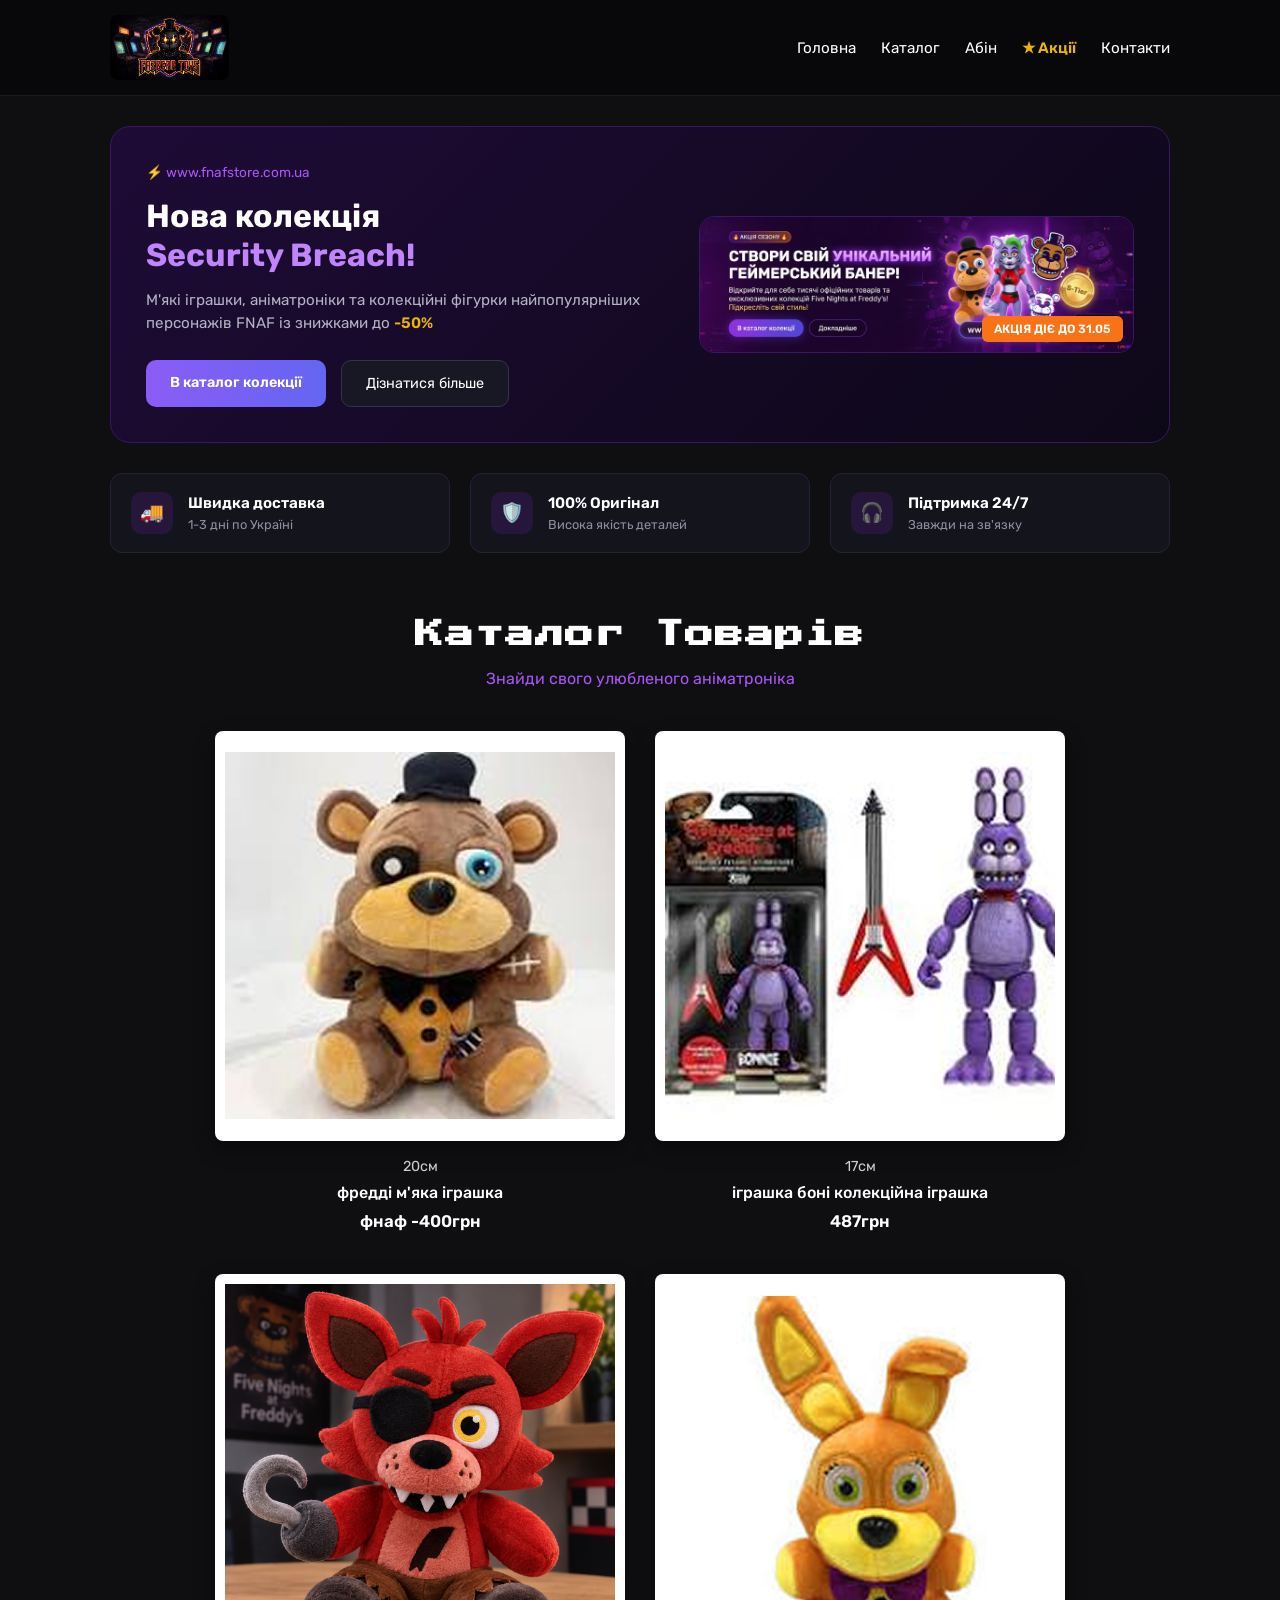
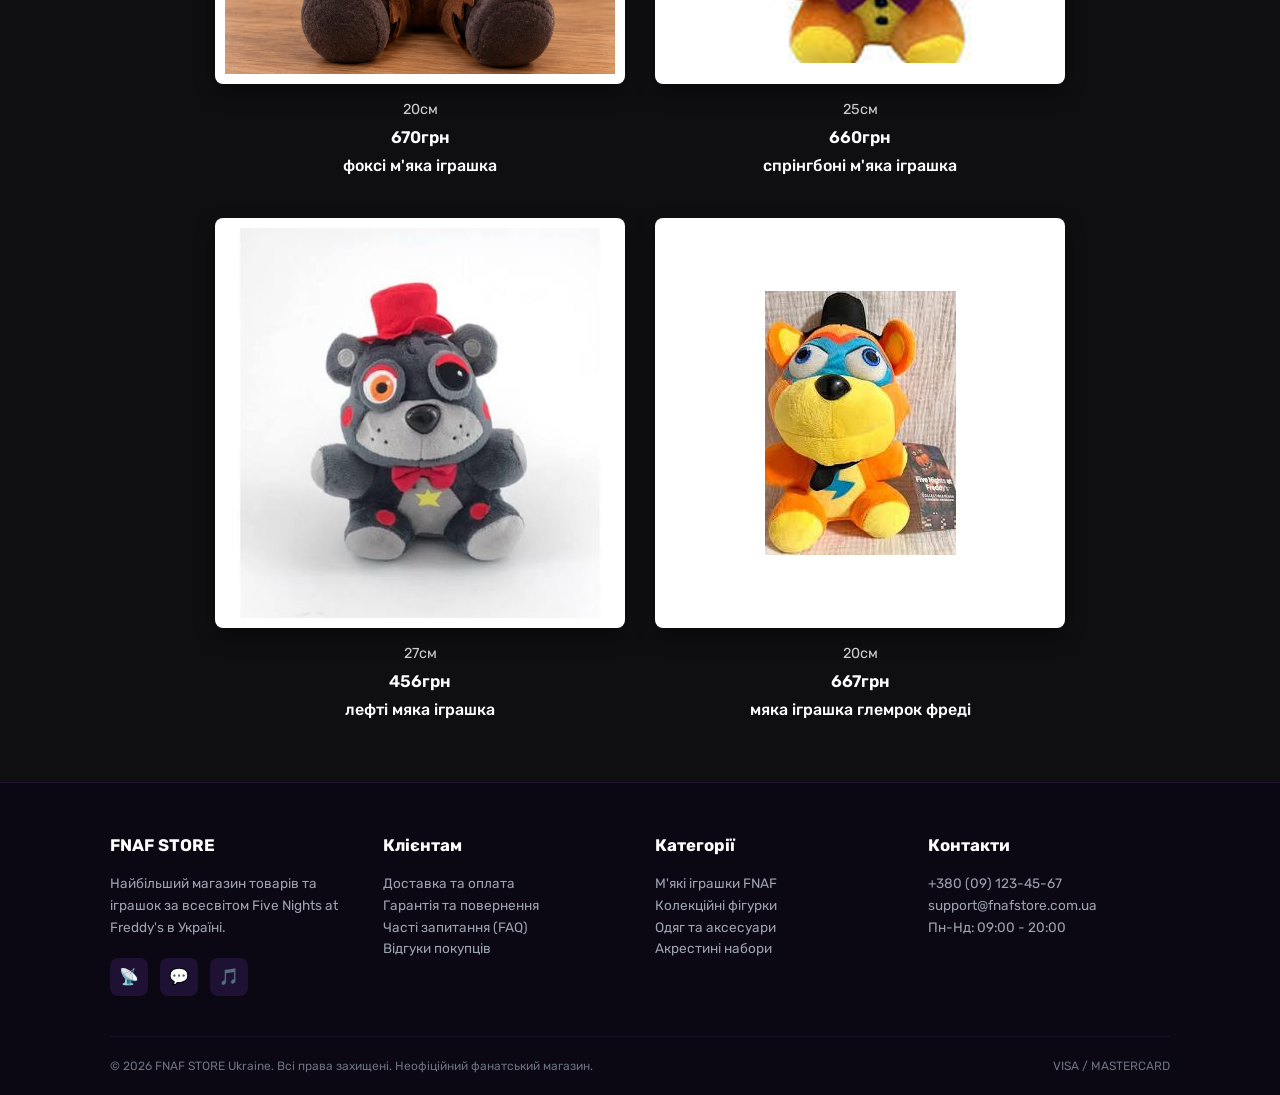
<file: index.html>
<!DOCTYPE html>
<html lang="uk">
<head>
  <meta charset="UTF-8">
  <meta name="viewport" content="width=device-width, initial-scale=1.0">
  <title>FNAF STORE — Каталог товарів</title>
  <link rel="preconnect" href="https://fonts.googleapis.com">
  <link rel="preconnect" href="https://fonts.gstatic.com" crossorigin>
  <link href="https://fonts.googleapis.com/css2?family=Press+Start+2P&family=Rubik:wght@400;500;600;700&display=swap" rel="stylesheet">
  <link rel="stylesheet" href="style.css">
</head>
<body>

  <!-- ШАПКА -->
  <header>
    <div class="container header-container">
      <div class="logo">
        <!-- Логотип з макету -->
        <img src="logo.png" alt="FNAF STORE Logo" class="logo-img" onerror="this.src='https://via.placeholder.com/180x65/1e0b36/ffffff?text=FNAF+STORE'">
      </div>
      <nav>
        <ul class="nav-links">
          <li><a href="#">Головна</a></li>
          <li><a href="catalog.html">Каталог</a></li>
          <li><a href="#">Абiн</a></li>
          <li><a href="#" class="active">★ Акції</a></li>
          <li><a href="contacts.html">Контакти</a></li>
        </ul>
      </nav>
    </div>
  </header>

  <main class="container">

    <!-- HERO БАНЕР -->
    <section class="hero-section">
      <div class="hero-card">
        <div class="hero-content">
          <div class="hero-domain">⚡ www.fnafstore.com.ua</div>
          <h1 class="hero-title">Нова колекція<br><span>Security Breach!</span></h1>
          <p class="hero-description">М'які іграшки, аніматроніки та колекційні фігурки найпопулярніших персонажів FNAF із знижками до <span>-50%</span></p>
          <div class="hero-buttons">
            <a href="#" class="btn-primary">В каталог колекції</a>
            <a href="#" class="btn-secondary">Дізнатися більше</a>
          </div>
        </div>
        <div class="hero-image-wrapper">
          <img src="banner.jpg" alt="Security Breach Collection" onerror="this.src='https://via.placeholder.com/400x250/26163b/ffffff?text=Security+Breach'">
          <div class="hero-badge">АКЦІЯ ДІЄ ДО 31.05</div>
        </div>
      </div>
    </section>

    <!-- ПЕРЕВАГИ -->
    <section>
      <div class="features-grid">
        <div class="feature-item">
          <div class="feature-icon">🚚</div>
          <div class="feature-text">
            <h4>Швидка доставка</h4>
            <p>1-3 дні по Україні</p>
          </div>
        </div>
        <div class="feature-item">
          <div class="feature-icon">🛡️</div>
          <div class="feature-text">
            <h4>100% Оригінал</h4>
            <p>Висока якість деталей</p>
          </div>
        </div>
        <div class="feature-item">
          <div class="feature-icon">🎧</div>
          <div class="feature-text">
            <h4>Підтримка 24/7</h4>
            <p>Завжди на зв'язку</p>
          </div>
        </div>
      </div>
    </section>

    <!-- КАТАЛОГ ТОВАРІВ -->
    <section class="catalog-section">
      <div class="catalog-header">
        <h2>Каталог Товарів</h2>
        <p>Знайди свого улюбленого аніматроніка</p>
      </div>

      <div class="products-grid">

        <!-- Товар 1 -->
        <div class="product-card">
          <div class="product-image-box">
            <img src="1.png" alt="фредді м'яка іграшка" onerror="this.src='https://via.placeholder.com/250?text=Freddy'">
          </div>
          <div class="product-info">
            <span class="product-size">20см</span>
            <h3 class="product-title">фредді м'яка іграшка</h3>
            <a href="fredy.html"><span class="product-price">фнаф -400грн</span></a>
          </div>
        </div>

        <!-- Товар 2 -->
        <div class="product-card">
          <div class="product-image-box">
            <img src="2.png" alt="іграшка боні" onerror="this.src='https://via.placeholder.com/250?text=Bonnie'">
          </div>
          <div class="product-info">
            <span class="product-size">17см</span>
            <h3 class="product-title">іграшка боні колекційна іграшка</h3>
            <span class="product-price">487грн</span>
          </div>
        </div>

        <!-- Товар 3 -->
        <div class="product-card">
          <div class="product-image-box">
            <img src="5.png" alt="фоксі м'яка іграшка" onerror="this.src='https://via.placeholder.com/250?text=Foxy'">
          </div>
          <div class="product-info">
            <span class="product-size">20см</span>
            <span class="product-price">670грн</span>
            <h3 class="product-title">фоксі м'яка іграшка</h3>
          </div>
        </div>

        <!-- Товар 4 -->
        <div class="product-card">
          <div class="product-image-box">
            <img src="4.png" alt="спрінгбоні м'яка іграшка" onerror="this.src='https://via.placeholder.com/250?text=Springtrap'">
          </div>
          <div class="product-info">
            <span class="product-size">25см</span>
            <span class="product-price">660грн</span>
            <h3 class="product-title">спрінгбоні м'яка іграшка</h3>
          </div>
        </div>

        <!-- Товар 5 -->
        <div class="product-card">
          <div class="product-image-box">
            <img src="images (7).jpg" alt="фоксі м'яка іграшка" onerror="this.src='images (7).jpg'">
          </div>
          <div class="product-info">
            <span class="product-size">27см</span>
            <span class="product-price">456грн</span>
            <h3 class="product-title">лефті мяка іграшка</h3>
          </div>
        </div>

        <!-- Товар 6 -->
        <div class="product-card">
          <div class="product-image-box">
            <img src="images (8).jpg" alt="фоксі м'яка іграшка" onerror="this.src='https://via.placeholder.com/250?text=Foxy'">
          </div>
          <div class="product-info">
            <span class="product-size">20см</span>
            <span class="product-price">667грн</span>
            <h3 class="product-title">мяка іграшка глемрок фреді</h3>
          </div>
        </div>

      </div>
    </section>

  </main>

  <!-- ФУТЕР -->
  <footer>
    <div class="container">
      <div class="footer-grid">
        <div class="footer-col">
          <h3>FNAF STORE</h3>
          <p>Найбільший магазин товарів та іграшок за всесвітом Five Nights at Freddy's в Україні.</p>
          <div class="footer-socials">
            <a href="#" class="social-btn">📡</a>
            <a href="#" class="social-btn">💬</a>
            <a href="#" class="social-btn">🎵</a>
          </div>
        </div>

        <div class="footer-col">
          <h3>Клієнтам</h3>
          <p>Доставка та оплата<br>Гарантія та повернення<br>Часті запитання (FAQ)<br>Відгуки покупців</p>
        </div>

        <div class="footer-col">
          <h3>Категорії</h3>
          <p>М'які іграшки FNAF<br>Колекційні фігурки<br>Одяг та аксесуари<br>Акрестині набори</p>
        </div>

        <div class="footer-col">
          <h3>Контакти</h3>
          <p>+380 (09) 123-45-67<br>support@fnafstore.com.ua<br>Пн-Нд: 09:00 - 20:00</p>
        </div>
      </div>

      <div class="footer-bottom">
        <div>© 2026 FNAF STORE Ukraine. Всі права захищені. Неофіційний фанатський магазин.</div>
        <div>VISA / MASTERCARD</div>
      </div>
    </div>
  </footer>

</body>
</html>
</file>
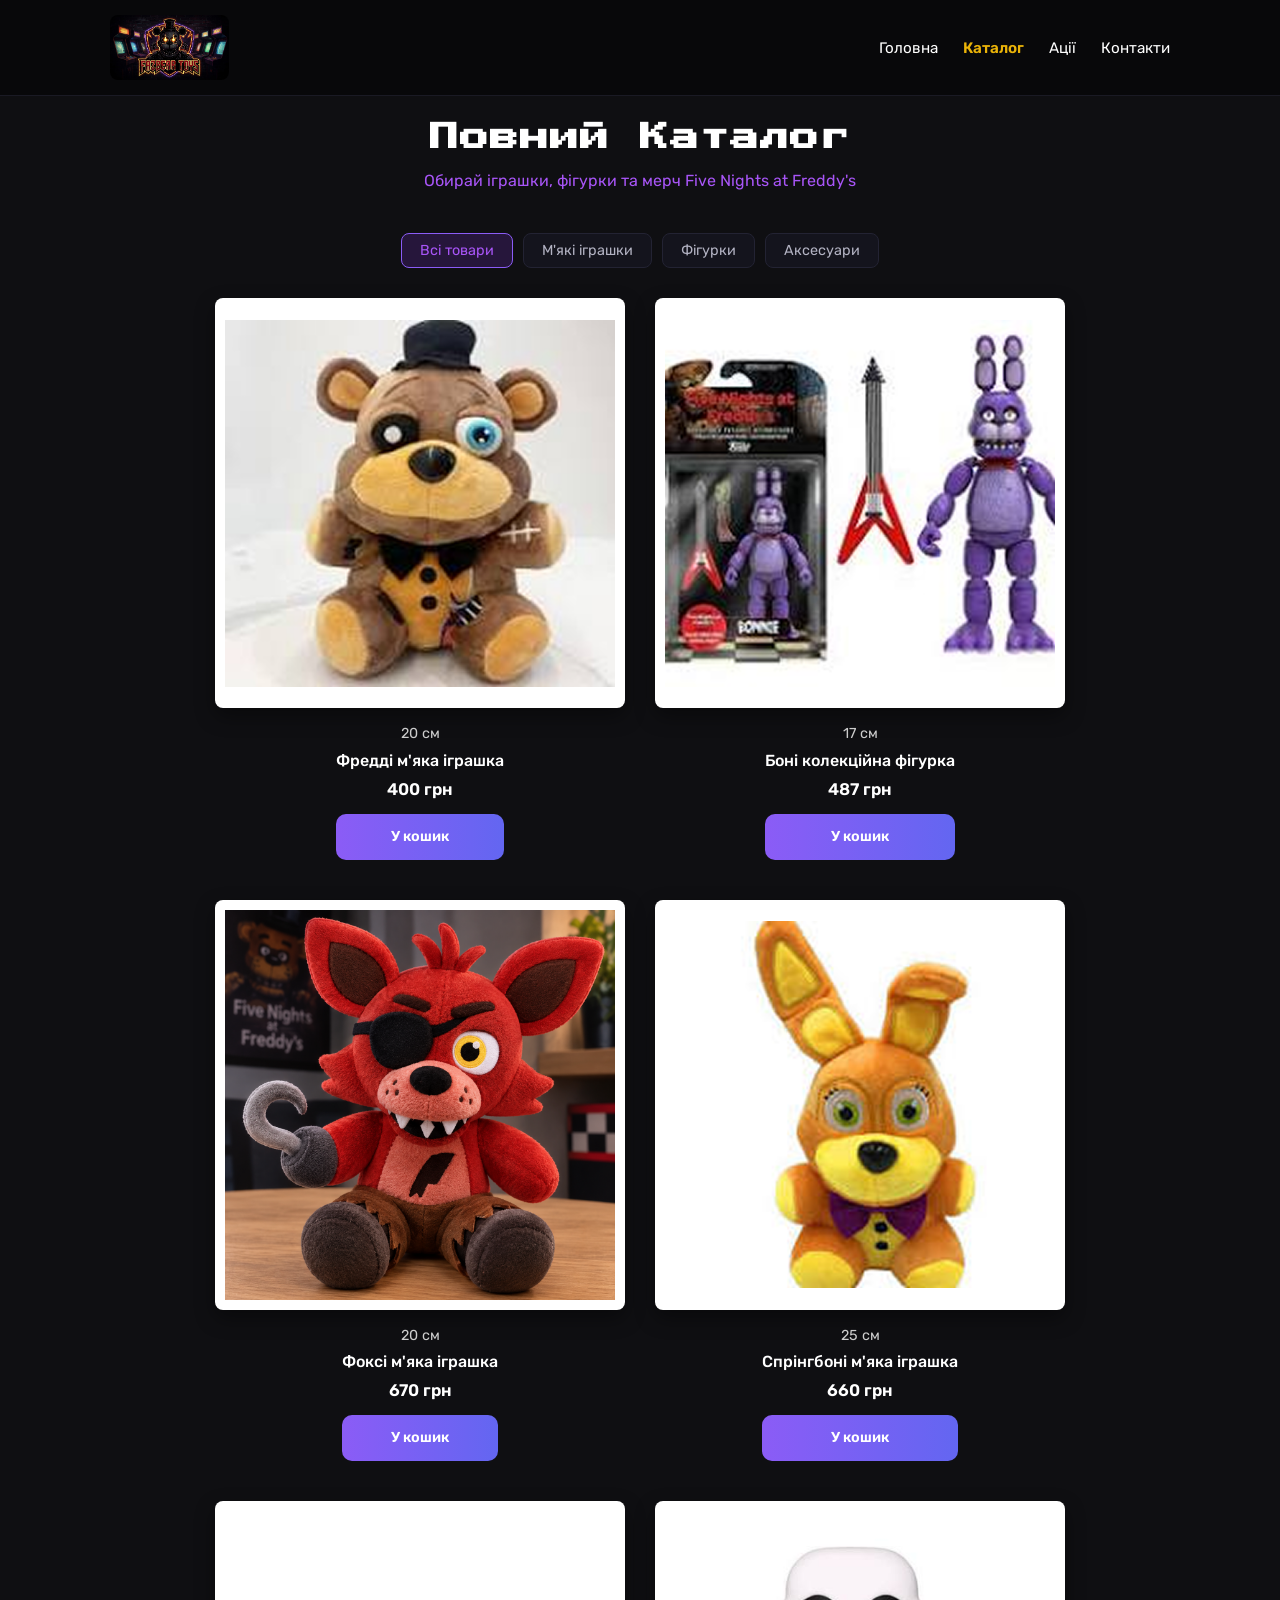
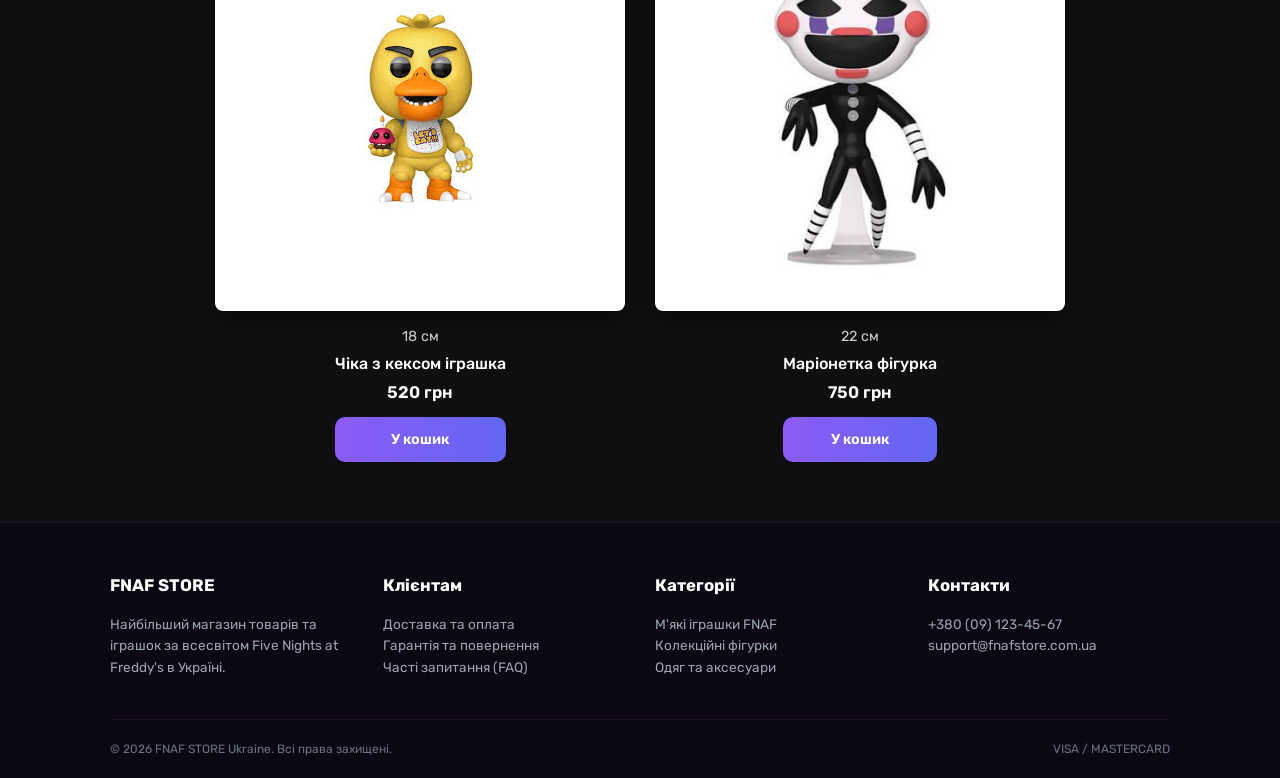
<file: catalog.html>
<!DOCTYPE html>
<html lang="uk">
<head>
  <meta charset="UTF-8">
  <meta name="viewport" content="width=device-width, initial-scale=1.0">
  <title>Каталог товарів — FNAF STORE</title>
  <link rel="preconnect" href="https://fonts.googleapis.com">
  <link rel="preconnect" href="https://fonts.gstatic.com" crossorigin>
  <link href="https://fonts.googleapis.com/css2?family=Press+Start+2P&family=Rubik:wght@400;500;600;700&display=swap" rel="stylesheet">
  <link rel="stylesheet" href="style.css">
</head>
<body>

  <!-- ШАПКА -->
  <header>
    <div class="container header-container">
      <div class="logo">
        <a href="index.html">
          <img src="logo.png" alt="FNAF STORE Logo" class="logo-img" onerror="this.src='https://via.placeholder.com/180x65/1e0b36/ffffff?text=FNAF+STORE'">
        </a>
      </div>
      <nav>
        <ul class="nav-links">
          <li><a href="index.html">Головна</a></li>
          <li><a href="catalog.html" class="active">Каталог</a></li>
          <li><a href="#">Ації</a></li>
          <li><a href="contacts.html">Контакти</a></li>
        </ul>
      </nav>
    </div>
  </header>

  <main class="container">
    <section class="catalog-section">
      <div class="catalog-header">
        <h2>Повний Каталог</h2>
        <p>Обирай іграшки, фігурки та мерч Five Nights at Freddy's</p>
      </div>

      <!-- ФІЛЬТРИ ТА СОРТУВАННЯ -->
      <div class="catalog-toolbar">
        <div class="filter-buttons">
          <button class="filter-btn active">Всі товари</button>
          <button class="filter-btn">М'які іграшки</button>
          <button class="filter-btn">Фігурки</button>
          <button class="filter-btn">Аксесуари</button>
        </div>
      </div>

      <!-- СІТКА ТОВАРІВ -->
      <div class="products-grid">

        <!-- Товар 1 -->
        <div class="product-card">
          <div class="product-image-box">
            <img src="1.png" alt="Фредді м'яка іграшка" onerror="this.src='https://via.placeholder.com/250?text=Freddy'">
          </div>
          <div class="product-info">
            <span class="product-size">20 см</span>
            <h3 class="product-title">Фредді м'яка іграшка</h3>
            <span class="product-price">400 грн</span>
            <a href="fredy.html" class="btn-primary" style="margin-top: 8px; text-align: center;">У кошик</a>
          </div>
        </div>

        <!-- Товар 2 -->
        <div class="product-card">
          <div class="product-image-box">
            <img src="2.png" alt="Іграшка Боні" onerror="this.src='https://via.placeholder.com/250?text=Bonnie'">
          </div>
          <div class="product-info">
            <span class="product-size">17 см</span>
            <h3 class="product-title">Боні колекційна фігурка</h3>
            <span class="product-price">487 грн</span>
            <a href="#" class="btn-primary" style="margin-top: 8px; text-align: center;">У кошик</a>
          </div>
        </div>

        <!-- Товар 3 -->
        <div class="product-card">
          <div class="product-image-box">
            <img src="5.png" alt="Фоксі м'яка іграшка" onerror="this.src='https://via.placeholder.com/250?text=Foxy'">
          </div>
          <div class="product-info">
            <span class="product-size">20 см</span>
            <h3 class="product-title">Фоксі м'яка іграшка</h3>
            <span class="product-price">670 грн</span>
            <a href="#" class="btn-primary" style="margin-top: 8px; text-align: center;">У кошик</a>
          </div>
        </div>

        <!-- Товар 4 -->
        <div class="product-card">
          <div class="product-image-box">
            <img src="4.png" alt="Спрінгбоні м'яка іграшка" onerror="this.src='https://via.placeholder.com/250?text=Springtrap'">
          </div>
          <div class="product-info">
            <span class="product-size">25 см</span>
            <h3 class="product-title">Спрінгбоні м'яка іграшка</h3>
            <span class="product-price">660 грн</span>
            <a href="#" class="btn-primary" style="margin-top: 8px; text-align: center;">У кошик</a>
          </div>
        </div>

        <!-- Товар 5 -->
        <div class="product-card">
          <div class="product-image-box">
            <img src="images (14).jpg" alt="Чіка з кексом" onerror="this.src='images (14).jpg'">
          </div>
          <div class="product-info">
            <span class="product-size">18 см</span>
            <h3 class="product-title">Чіка з кексом іграшка</h3>
            <span class="product-price">520 грн</span>
            <a href="#" class="btn-primary" style="margin-top: 8px; text-align: center;">У кошик</a>
          </div>
        </div>

        <!-- Товар 6 -->
        <div class="product-card">
          <div class="product-image-box">
            <img src="images (13).jpg" alt="Маріонетка колекційна" onerror="this.src='images (13).jpg'">
          </div>
          <div class="product-info">
            <span class="product-size">22 см</span>
            <h3 class="product-title">Маріонетка фігурка</h3>
            <span class="product-price">750 грн</span>
            <a href="#" class="btn-primary" style="margin-top: 8px; text-align: center;">У кошик</a>
          </div>
        </div>

      </div>
    </section>
  </main>

  <!-- ФУТЕР -->
  <footer>
    <div class="container">
      <div class="footer-grid">
        <div class="footer-col">
          <h3>FNAF STORE</h3>
          <p>Найбільший магазин товарів та іграшок за всесвітом Five Nights at Freddy's в Україні.</p>
        </div>
        <div class="footer-col">
          <h3>Клієнтам</h3>
          <p>Доставка та оплата<br>Гарантія та повернення<br>Часті запитання (FAQ)</p>
        </div>
        <div class="footer-col">
          <h3>Категорії</h3>
          <p>М'які іграшки FNAF<br>Колекційні фігурки<br>Одяг та аксесуари</p>
        </div>
        <div class="footer-col">
          <h3>Контакти</h3>
          <p>+380 (09) 123-45-67<br>support@fnafstore.com.ua</p>
        </div>
      </div>
      <div class="footer-bottom">
        <div>© 2026 FNAF STORE Ukraine. Всі права захищені.</div>
        <div>VISA / MASTERCARD</div>
      </div>
    </div>
  </footer>

</body>
</html>
</file>
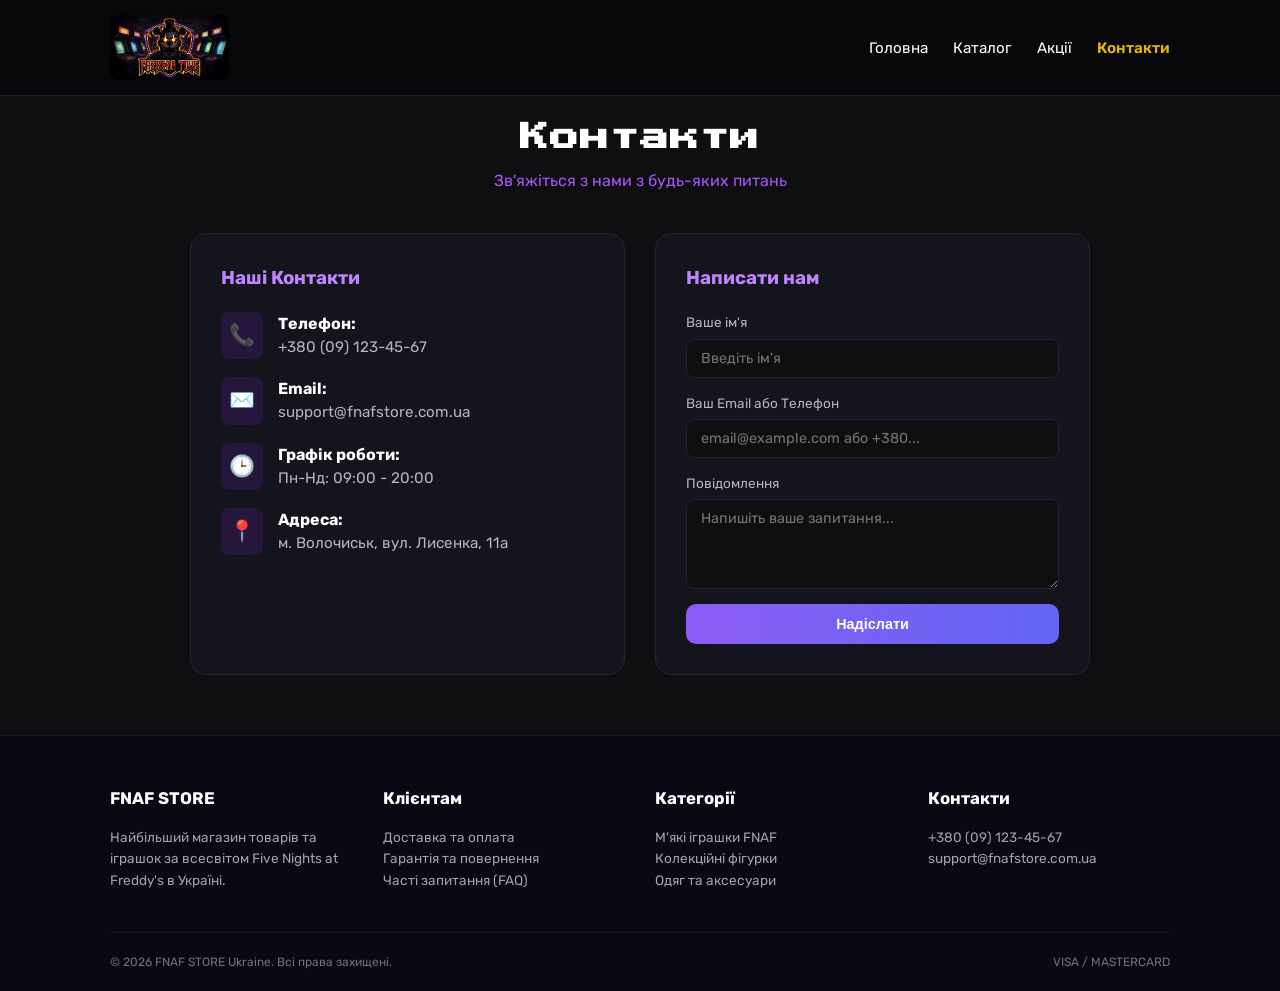
<file: contacts.html>
<!DOCTYPE html>
<html lang="uk">
<head>
  <meta charset="UTF-8">
  <meta name="viewport" content="width=device-width, initial-scale=1.0">
  <title>Контакти — FNAF STORE</title>
  <link rel="preconnect" href="https://fonts.googleapis.com">
  <link rel="preconnect" href="https://fonts.gstatic.com" crossorigin>
  <link href="https://fonts.googleapis.com/css2?family=Press+Start+2P&family=Rubik:wght@400;500;600;700&display=swap" rel="stylesheet">
  <link rel="stylesheet" href="style.css">
</head>
<body>

  <!-- ШАПКА -->
  <header>
    <div class="container header-container">
      <div class="logo">
        <a href="index.html">
          <img src="logo.png" alt="FNAF STORE Logo" class="logo-img" onerror="this.src='https://via.placeholder.com/180x65/1e0b36/ffffff?text=FNAF+STORE'">
        </a>
      </div>
      <nav>
        <ul class="nav-links">
          <li><a href="index.html">Головна</a></li>
          <li><a href="catalog.html">Каталог</a></li>
          <li><a href="#">Акції</a></li>
          <li><a href="contacts.html" class="active">Контакти</a></li>
        </ul>
      </nav>
    </div>
  </header>

  <main class="container">
    <section class="catalog-section">
      <div class="catalog-header">
        <h2>Контакти</h2>
        <p>Зв'яжіться з нами з будь-яких питань</p>
      </div>

      <div class="contacts-wrapper">
        <!-- ІНФОРМАЦІЯ -->
        <div class="contact-info-card">
          <h3>Наші Контакти</h3>
          <div class="contact-detail">
            <span class="icon">📞</span>
            <div>
              <strong>Телефон:</strong>
              <p>+380 (09) 123-45-67</p>
            </div>
          </div>
          <div class="contact-detail">
            <span class="icon">✉️</span>
            <div>
              <strong>Email:</strong>
              <p>support@fnafstore.com.ua</p>
            </div>
          </div>
          <div class="contact-detail">
            <span class="icon">🕒</span>
            <div>
              <strong>Графік роботи:</strong>
              <p>Пн-Нд: 09:00 - 20:00</p>
            </div>
          </div>
          <div class="contact-detail">
            <span class="icon">📍</span>
            <div>
              <strong>Адреса:</strong>
              <p>м. Волочиськ, вул. Лисенка, 11а</p>
            </div>
          </div>
        </div>

        <!-- ФОРМА ЗВ'ЯЗКУ -->
        <div class="contact-form-card">
          <h3>Написати нам</h3>
          <form class="contact-form" onsubmit="event.preventDefault(); alert('Повідомлення надіслано!');">
            <div class="form-group">
              <label for="name">Ваше ім'я</label>
              <input type="text" id="name" placeholder="Введіть ім'я" required>
            </div>
            <div class="form-group">
              <label for="email">Ваш Email або Телефон</label>
              <input type="text" id="email" placeholder="email@example.com або +380..." required>
            </div>
            <div class="form-group">
              <label for="message">Повідомлення</label>
              <textarea id="message" rows="4" placeholder="Напишіть ваше запитання..." required></textarea>
            </div>
            <button type="submit" class="btn-primary" style="border:none; cursor:pointer;">Надіслати</button>
          </form>
        </div>
      </div>
    </section>
  </main>

  <!-- ФУТЕР -->
  <footer>
    <div class="container">
      <div class="footer-grid">
        <div class="footer-col">
          <h3>FNAF STORE</h3>
          <p>Найбільший магазин товарів та іграшок за всесвітом Five Nights at Freddy's в Україні.</p>
        </div>
        <div class="footer-col">
          <h3>Клієнтам</h3>
          <p>Доставка та оплата<br>Гарантія та повернення<br>Часті запитання (FAQ)</p>
        </div>
        <div class="footer-col">
          <h3>Категорії</h3>
          <p>М'які іграшки FNAF<br>Колекційні фігурки<br>Одяг та аксесуари</p>
        </div>
        <div class="footer-col">
          <h3>Контакти</h3>
          <p>+380 (09) 123-45-67<br>support@fnafstore.com.ua</p>
        </div>
      </div>
      <div class="footer-bottom">
        <div>© 2026 FNAF STORE Ukraine. Всі права захищені.</div>
        <div>VISA / MASTERCARD</div>
      </div>
    </div>
  </footer>

</body>
</html>
</file>
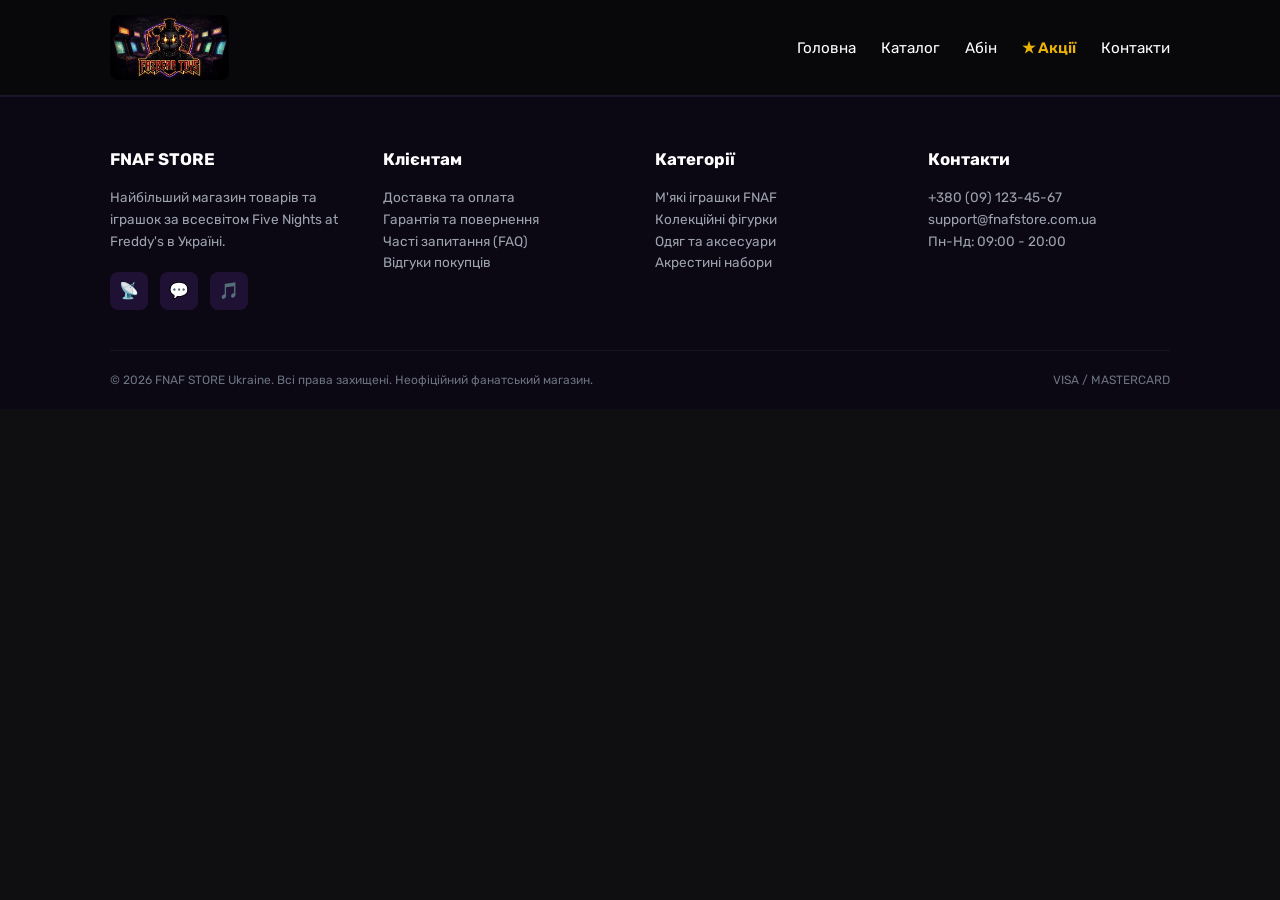
<file: koshek.html>
<!DOCTYPE html>
<html lang="uk">
<head>
  <meta charset="UTF-8">
  <meta name="viewport" content="width=device-width, initial-scale=1.0">
  <title>FNAF STORE — Каталог товарів</title>
  <link rel="preconnect" href="https://fonts.googleapis.com">
  <link rel="preconnect" href="https://fonts.gstatic.com" crossorigin>
  <link href="https://fonts.googleapis.com/css2?family=Press+Start+2P&family=Rubik:wght@400;500;600;700&display=swap" rel="stylesheet">
  <link rel="stylesheet" href="style.css">
</head>
<body>

  <!-- ШАПКА -->
  <header>
    <div class="container header-container">
      <div class="logo">
        <!-- Логотип з макету -->
        <img src="logo.png" alt="FNAF STORE Logo" class="logo-img" onerror="this.src='https://via.placeholder.com/180x65/1e0b36/ffffff?text=FNAF+STORE'">
      </div>
      <nav>
        <ul class="nav-links">
          <li><a href="#">Головна</a></li>
          <li><a href="catalog.html">Каталог</a></li>
          <li><a href="#">Абiн</a></li>
          <li><a href="#" class="active">★ Акції</a></li>
          <li><a href="contacts.html">Контакти</a></li>
        </ul>
      </nav>
    </div>
  </header>

  <main>
    
  </main>

   

  <!-- ФУТЕР -->
  <footer>
    <div class="container">
      <div class="footer-grid">
        <div class="footer-col">
          <h3>FNAF STORE</h3>
          <p>Найбільший магазин товарів та іграшок за всесвітом Five Nights at Freddy's в Україні.</p>
          <div class="footer-socials">
            <a href="#" class="social-btn">📡</a>
            <a href="#" class="social-btn">💬</a>
            <a href="#" class="social-btn">🎵</a>
          </div>
        </div>

        <div class="footer-col">
          <h3>Клієнтам</h3>
          <p>Доставка та оплата<br>Гарантія та повернення<br>Часті запитання (FAQ)<br>Відгуки покупців</p>
        </div>

        <div class="footer-col">
          <h3>Категорії</h3>
          <p>М'які іграшки FNAF<br>Колекційні фігурки<br>Одяг та аксесуари<br>Акрестині набори</p>
        </div>

        <div class="footer-col">
          <h3>Контакти</h3>
          <p>+380 (09) 123-45-67<br>support@fnafstore.com.ua<br>Пн-Нд: 09:00 - 20:00</p>
        </div>
      </div>

      <div class="footer-bottom">
        <div>© 2026 FNAF STORE Ukraine. Всі права захищені. Неофіційний фанатський магазин.</div>
        <div>VISA / MASTERCARD</div>
      </div>
    </div>
  </footer>

</body>
</html>
</file>
<file: style.css>
/* ==========================================
       Базові стилі та скидання
       ========================================== */
    * {
      box-sizing: border-box;
      margin: 0;
      padding: 0;
    }

    body {
      background-color: #0f0f12;
      color: #ffffff;
      font-family: 'Rubik', sans-serif;
      line-height: 1.5;
    }

    a {
      color: inherit;
      text-decoration: none;
    }

    img {
      max-width: 100%;
      height: auto;
      display: block;
    }

    .container {
      max-width: 1100px;
      margin: 0 auto;
      padding: 0 20px;
    }

    /* ==========================================
       1. Шапка сайту (Header)
       ========================================== */
    header {
      background-color: #08080a;
      border-bottom: 1px solid #1a1a24;
      padding: 15px 0;
    }

    .header-container {
      display: flex;
      justify-content: space-between;
      align-items: center;
    }

    .logo {
      display: flex;
      align-items: center;
      gap: 15px;
    }

    .logo-img {
      height: 65px;
      width: auto;
      border-radius: 8px;
    }

    .nav-links {
      display: flex;
      gap: 25px;
      list-style: none;
      align-items: center;
    }

    .nav-links a {
      font-size: 0.95rem;
      transition: color 0.2s ease;
    }

    .nav-links a:hover {
      color: #a855f7;
    }

    .nav-links a.active {
      color: #eab308;
      font-weight: 600;
    }

    /* ==========================================
       2. Hero-блок (Акційний банер)
       ========================================== */
    .hero-section {
      padding: 30px 0;
    }

    .hero-card {
      background: linear-gradient(135deg, #1e0b36 0%, #0d0818 100%);
      border: 1px solid #3b1566;
      border-radius: 20px;
      padding: 35px;
      display: grid;
      grid-template-columns: 1.2fr 1fr;
      gap: 30px;
      align-items: center;
      position: relative;
      overflow: hidden;
    }

    .hero-content {
      display: flex;
      flex-direction: column;
      gap: 15px;
    }

    .hero-domain {
      font-size: 0.85rem;
      color: #a855f7;
      display: flex;
      align-items: center;
      gap: 6px;
    }

    .hero-title {
      font-size: 2rem;
      font-weight: 700;
      line-height: 1.2;
    }

    .hero-title span {
      color: #c084fc;
    }

    .hero-description {
      color: #b3b3c3;
      font-size: 0.95rem;
    }

    .hero-description span {
      color: #eab308;
      font-weight: 600;
    }

    .hero-buttons {
      display: flex;
      gap: 15px;
      margin-top: 10px;
      flex-wrap: wrap;
    }

    .btn-primary {
      background: linear-gradient(90deg, #8b5cf6, #6366f1);
      color: #fff;
      padding: 12px 24px;
      border-radius: 10px;
      font-weight: 600;
      font-size: 0.9rem;
      transition: opacity 0.2s ease;
    }

    .btn-secondary {
      background-color: #181824;
      color: #fff;
      padding: 12px 24px;
      border-radius: 10px;
      border: 1px solid #33334d;
      font-size: 0.9rem;
    }

    .hero-image-wrapper {
      position: relative;
      border-radius: 15px;
      overflow: hidden;
      border: 1px solid #3b1566;
    }

    .hero-image-wrapper img {
      width: 100%;
      height: 100%;
      object-fit: cover;
    }

    .hero-badge {
      position: absolute;
      bottom: 10px;
      right: 10px;
      background-color: #f97316;
      color: #fff;
      padding: 4px 12px;
      border-radius: 6px;
      font-size: 0.75rem;
      font-weight: 600;
    }

    /* ==========================================
       3. Блок переваг (Features)
       ========================================== */
    .features-grid {
      display: grid;
      grid-template-columns: repeat(3, 1fr);
      gap: 20px;
      margin-bottom: 40px;
    }

    .feature-item {
      background-color: #14141d;
      border: 1px solid #232333;
      border-radius: 12px;
      padding: 18px 20px;
      display: flex;
      align-items: center;
      gap: 15px;
    }

    .feature-icon {
      width: 42px;
      height: 42px;
      background-color: #26163b;
      border-radius: 10px;
      display: flex;
      align-items: center;
      justify-content: center;
      color: #a855f7;
      font-size: 1.2rem;
      flex-shrink: 0;
    }

    .feature-text h4 {
      font-size: 0.95rem;
      font-weight: 600;
    }

    .feature-text p {
      font-size: 0.8rem;
      color: #8e8ea0;
    }

    /* ==========================================
       4. Каталог товарів (Catalog)
       ========================================== */
    .catalog-section {
      padding: 20px 0 60px;
    }

    .catalog-header {
      text-align: center;
      margin-bottom: 40px;
    }

    .catalog-header h2 {
      font-family: 'Press Start 2P', cursive;
      font-size: 1.8rem;
      margin-bottom: 10px;
      color: #ffffff;
      letter-spacing: 1px;
    }

    .catalog-header p {
      color: #a855f7;
      font-size: 1rem;
    }

    .products-grid {
      display: grid;
      grid-template-columns: repeat(2, 1fr);
      gap: 40px 30px;
      max-width: 850px;
      margin: 0 auto;
    }

    .product-card {
      display: flex;
      flex-direction: column;
      align-items: center;
      text-align: center;
    }

    .product-image-box {
      width: 100%;
      aspect-ratio: 1 / 1;
      background-color: #ffffff;
      border-radius: 8px;
      overflow: hidden;
      display: flex;
      align-items: center;
      justify-content: center;
      margin-bottom: 15px;
      box-shadow: 0 8px 20px rgba(0, 0, 0, 0.4);
      padding: 10px;
    }

    .product-image-box img {
      max-width: 100%;
      max-height: 100%;
      object-fit: contain;
    }

    .product-info {
      display: flex;
      flex-direction: column;
      gap: 4px;
    }

    .product-size {
      font-size: 0.9rem;
      color: #cccccc;
    }

    .product-title {
      font-size: 1rem;
      font-weight: 500;
      color: #ffffff;
    }

    .product-price {
      font-size: 1.05rem;
      font-weight: 600;
      color: #ffffff;
    }

    /* ==========================================
       5. Підніжка сайту (Footer)
       ========================================== */
    footer {
      background-color: #0b0713;
      border-top: 1px solid #1f1430;
      padding: 50px 0 20px;
    }

    .footer-grid {
      display: grid;
      grid-template-columns: repeat(4, 1fr);
      gap: 30px;
      margin-bottom: 40px;
    }

    .footer-col h3 {
      font-size: 1.05rem;
      margin-bottom: 15px;
      color: #ffffff;
    }

    .footer-col p {
      font-size: 0.85rem;
      color: #9ca3af;
      line-height: 1.6;
    }

    .footer-socials {
      display: flex;
      gap: 12px;
      margin-top: 20px;
    }

    .social-btn {
      width: 38px;
      height: 38px;
      background-color: #1e1133;
      border-radius: 8px;
      display: flex;
      align-items: center;
      justify-content: center;
      color: #a855f7;
      transition: background-color 0.2s ease;
    }

    .social-btn:hover {
      background-color: #2e1a4d;
    }

    .footer-bottom {
      border-top: 1px solid #181124;
      padding-top: 20px;
      display: flex;
      justify-content: space-between;
      align-items: center;
      font-size: 0.75rem;
      color: #6b7280;
    }

    /* ==========================================
       6. Адаптивність (Mobile / Tablet Responsive)
       ========================================== */
    @media (max-width: 900px) {
      .hero-card {
        grid-template-columns: 1fr;
      }
      .features-grid {
        grid-template-columns: 1fr;
      }
      .footer-grid {
        grid-template-columns: repeat(2, 1fr);
      }
    }

    @media (max-width: 600px) {
      .header-container {
        flex-direction: column;
        gap: 15px;
      }
      .products-grid {
        grid-template-columns: 1fr;
      }
      .footer-grid {
        grid-template-columns: 1fr;
      }
      .footer-bottom {
        flex-direction: column;
        gap: 10px;
        text-align: center;
      }
      .catalog-header h2 {
        font-size: 1.3rem;
      }
    }

/* ==========================================
   Додаткові стилі для Каталогу та Контактів
   ========================================== */

/* Фільтри в каталозі */
.catalog-toolbar {
  display: flex;
  justify-content: center;
  margin-bottom: 30px;
}

.filter-buttons {
  display: flex;
  gap: 10px;
  flex-wrap: wrap;
  justify-content: center;
}

.filter-btn {
  background-color: #14141d;
  color: #b3b3c3;
  border: 1px solid #232333;
  padding: 8px 18px;
  border-radius: 8px;
  cursor: pointer;
  font-family: inherit;
  font-size: 0.9rem;
  transition: all 0.2s ease;
}

.filter-btn:hover,
.filter-btn.active {
  background-color: #26163b;
  color: #a855f7;
  border-color: #8b5cf6;
}

/* Сторінка Контакти */
.contacts-wrapper {
  display: grid;
  grid-template-columns: 1fr 1fr;
  gap: 30px;
  max-width: 900px;
  margin: 0 auto;
}

.contact-info-card,
.contact-form-card {
  background-color: #14141d;
  border: 1px solid #232333;
  border-radius: 16px;
  padding: 30px;
}

.contact-info-card h3,
.contact-form-card h3 {
  margin-bottom: 20px;
  color: #c084fc;
}

.contact-detail {
  display: flex;
  align-items: flex-start;
  gap: 15px;
  margin-bottom: 18px;
}

.contact-detail .icon {
  font-size: 1.3rem;
  background-color: #26163b;
  padding: 8px;
  border-radius: 8px;
}

.contact-detail p {
  color: #b3b3c3;
  font-size: 0.95rem;
}

.contact-form {
  display: flex;
  flex-direction: column;
  gap: 15px;
}

.form-group {
  display: flex;
  flex-direction: column;
  gap: 6px;
}

.form-group label {
  font-size: 0.85rem;
  color: #b3b3c3;
}

.form-group input,
.form-group textarea {
  background-color: #0f0f12;
  border: 1px solid #232333;
  border-radius: 8px;
  padding: 10px 14px;
  color: #fff;
  font-family: inherit;
  font-size: 0.9rem;
}

.form-group input:focus,
.form-group textarea:focus {
  outline: none;
  border-color: #8b5cf6;
}

@media (max-width: 768px) {
  .contacts-wrapper {
    grid-template-columns: 1fr;
  }
}
</file>
